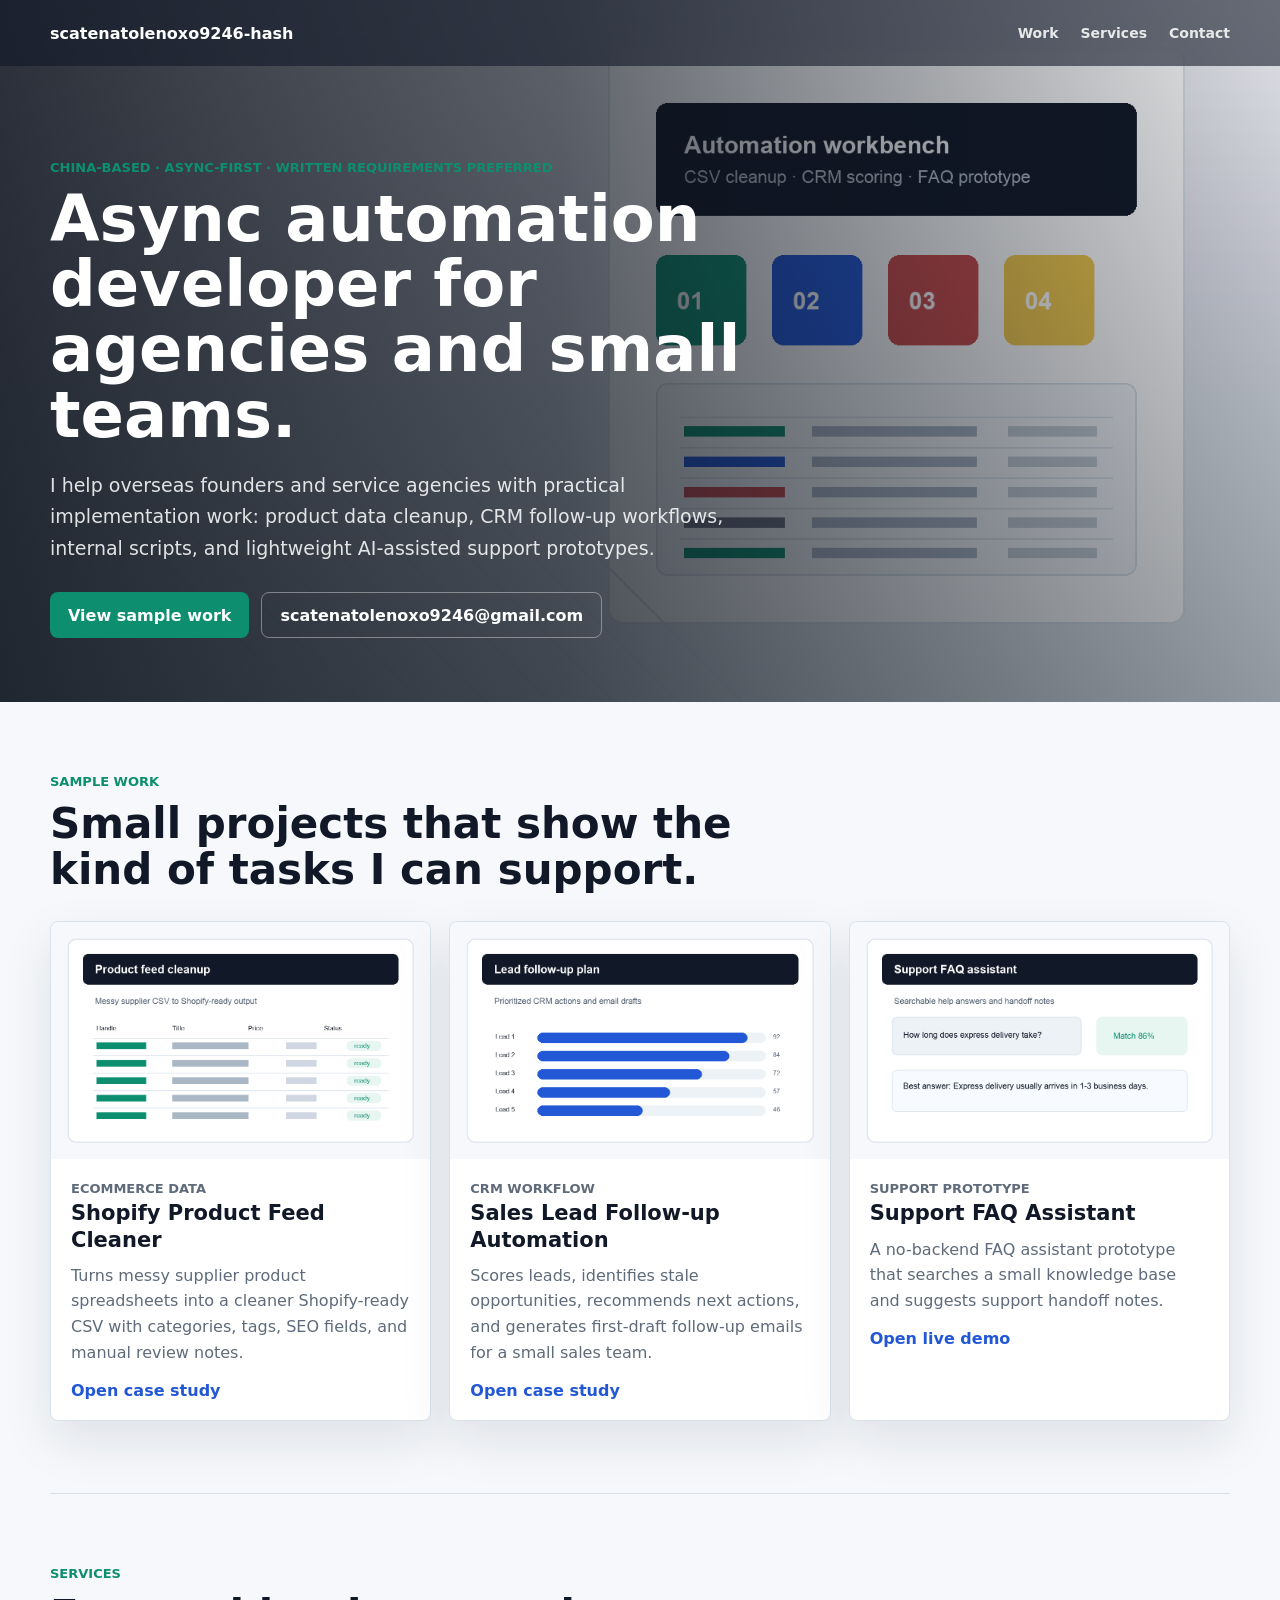
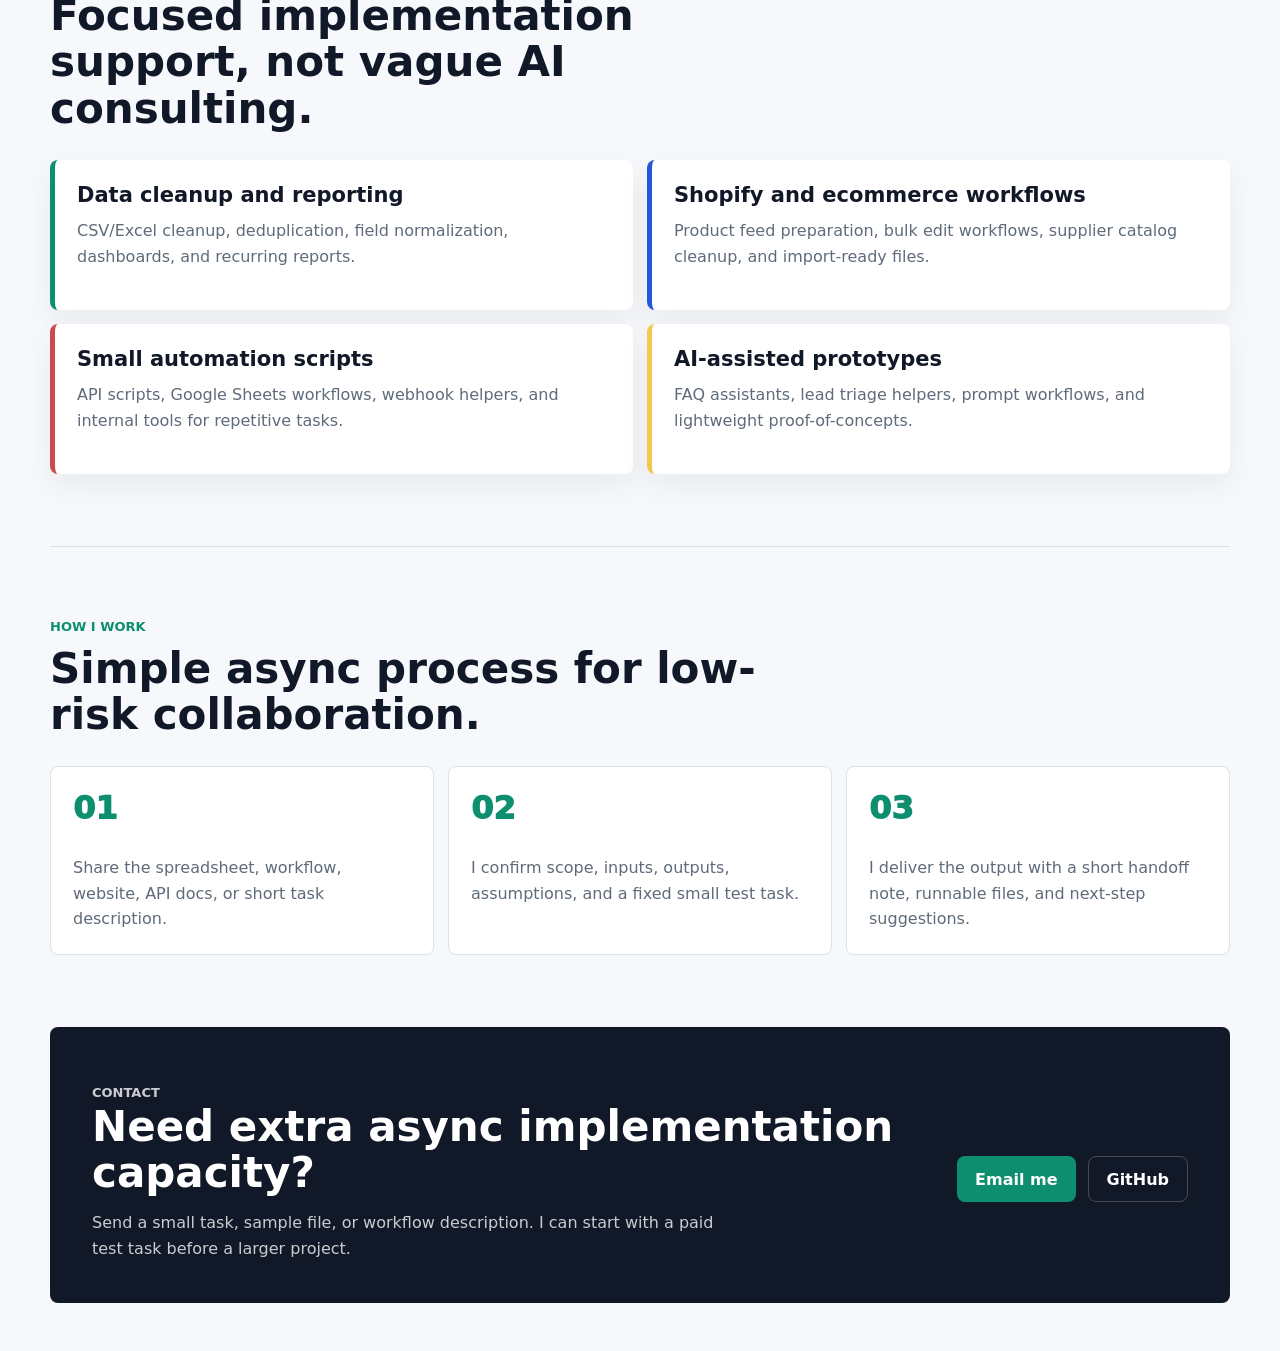
<file: index.html>
<!doctype html>
<html lang="en">
  <head>
    <meta charset="utf-8">
    <meta name="viewport" content="width=device-width, initial-scale=1">
    <title>Async Automation Developer Portfolio</title>
    <meta name="description" content="Async implementation help for agencies and founders: CSV cleanup, Shopify workflows, CRM follow-up automation, and FAQ assistant prototypes.">
    <link rel="stylesheet" href="styles.css">
  </head>
  <body>
    <header class="site-header">
      <a class="brand" href="#top">scatenatolenoxo9246-hash</a>
      <nav aria-label="Portfolio navigation">
        <a href="#work">Work</a>
        <a href="#services">Services</a>
        <a href="#contact">Contact</a>
      </nav>
    </header>

    <main id="top">
      <section class="hero" aria-label="Portfolio introduction">
        <div class="hero-overlay"></div>
        <div class="hero-content">
          <p class="eyebrow">China-based · Async-first · Written requirements preferred</p>
          <h1>Async automation developer for agencies and small teams.</h1>
          <p class="hero-copy">
            I help overseas founders and service agencies with practical implementation work: product data cleanup, CRM follow-up workflows, internal scripts, and lightweight AI-assisted support prototypes.
          </p>
          <div class="hero-actions">
            <a class="primary-link" href="#work">View sample work</a>
            <a class="secondary-link" href="mailto:scatenatolenoxo9246@gmail.com">scatenatolenoxo9246@gmail.com</a>
          </div>
        </div>
      </section>

      <section id="work" class="section">
        <div class="section-heading">
          <p class="eyebrow">Sample work</p>
          <h2>Small projects that show the kind of tasks I can support.</h2>
        </div>

        <div class="case-grid">
          <article class="case-card">
            <img src="assets/case-shopify-feed.png" alt="Shopify product feed cleanup dashboard preview">
            <div class="case-body">
              <p class="case-kicker">Ecommerce data</p>
              <h3>Shopify Product Feed Cleaner</h3>
              <p>Turns messy supplier product spreadsheets into a cleaner Shopify-ready CSV with categories, tags, SEO fields, and manual review notes.</p>
              <a href="case-01-shopify-product-feed-cleaner/README.md">Open case study</a>
            </div>
          </article>

          <article class="case-card">
            <img src="assets/case-lead-followup.png" alt="Sales lead follow-up automation preview">
            <div class="case-body">
              <p class="case-kicker">CRM workflow</p>
              <h3>Sales Lead Follow-up Automation</h3>
              <p>Scores leads, identifies stale opportunities, recommends next actions, and generates first-draft follow-up emails for a small sales team.</p>
              <a href="case-02-sales-lead-followup-automation/README.md">Open case study</a>
            </div>
          </article>

          <article class="case-card">
            <img src="assets/case-faq-assistant.png" alt="Support FAQ assistant prototype preview">
            <div class="case-body">
              <p class="case-kicker">Support prototype</p>
              <h3>Support FAQ Assistant</h3>
              <p>A no-backend FAQ assistant prototype that searches a small knowledge base and suggests support handoff notes.</p>
              <a href="case-03-support-faq-assistant/index.html">Open live demo</a>
            </div>
          </article>
        </div>
      </section>

      <section id="services" class="section services-section">
        <div class="section-heading">
          <p class="eyebrow">Services</p>
          <h2>Focused implementation support, not vague AI consulting.</h2>
        </div>

        <div class="service-list">
          <div class="service-item">
            <h3>Data cleanup and reporting</h3>
            <p>CSV/Excel cleanup, deduplication, field normalization, dashboards, and recurring reports.</p>
          </div>
          <div class="service-item">
            <h3>Shopify and ecommerce workflows</h3>
            <p>Product feed preparation, bulk edit workflows, supplier catalog cleanup, and import-ready files.</p>
          </div>
          <div class="service-item">
            <h3>Small automation scripts</h3>
            <p>API scripts, Google Sheets workflows, webhook helpers, and internal tools for repetitive tasks.</p>
          </div>
          <div class="service-item">
            <h3>AI-assisted prototypes</h3>
            <p>FAQ assistants, lead triage helpers, prompt workflows, and lightweight proof-of-concepts.</p>
          </div>
        </div>
      </section>

      <section class="section process-section">
        <div class="section-heading">
          <p class="eyebrow">How I work</p>
          <h2>Simple async process for low-risk collaboration.</h2>
        </div>

        <ol class="process-list">
          <li>
            <span>01</span>
            <p>Share the spreadsheet, workflow, website, API docs, or short task description.</p>
          </li>
          <li>
            <span>02</span>
            <p>I confirm scope, inputs, outputs, assumptions, and a fixed small test task.</p>
          </li>
          <li>
            <span>03</span>
            <p>I deliver the output with a short handoff note, runnable files, and next-step suggestions.</p>
          </li>
        </ol>
      </section>

      <section id="contact" class="contact-section">
        <div>
          <p class="eyebrow">Contact</p>
          <h2>Need extra async implementation capacity?</h2>
          <p>Send a small task, sample file, or workflow description. I can start with a paid test task before a larger project.</p>
        </div>
        <div class="contact-actions">
          <a class="primary-link" href="mailto:scatenatolenoxo9246@gmail.com">Email me</a>
          <a class="secondary-link" href="https://github.com/scatenatolenoxo9246-hash">GitHub</a>
        </div>
      </section>
    </main>
  </body>
</html>
</file>
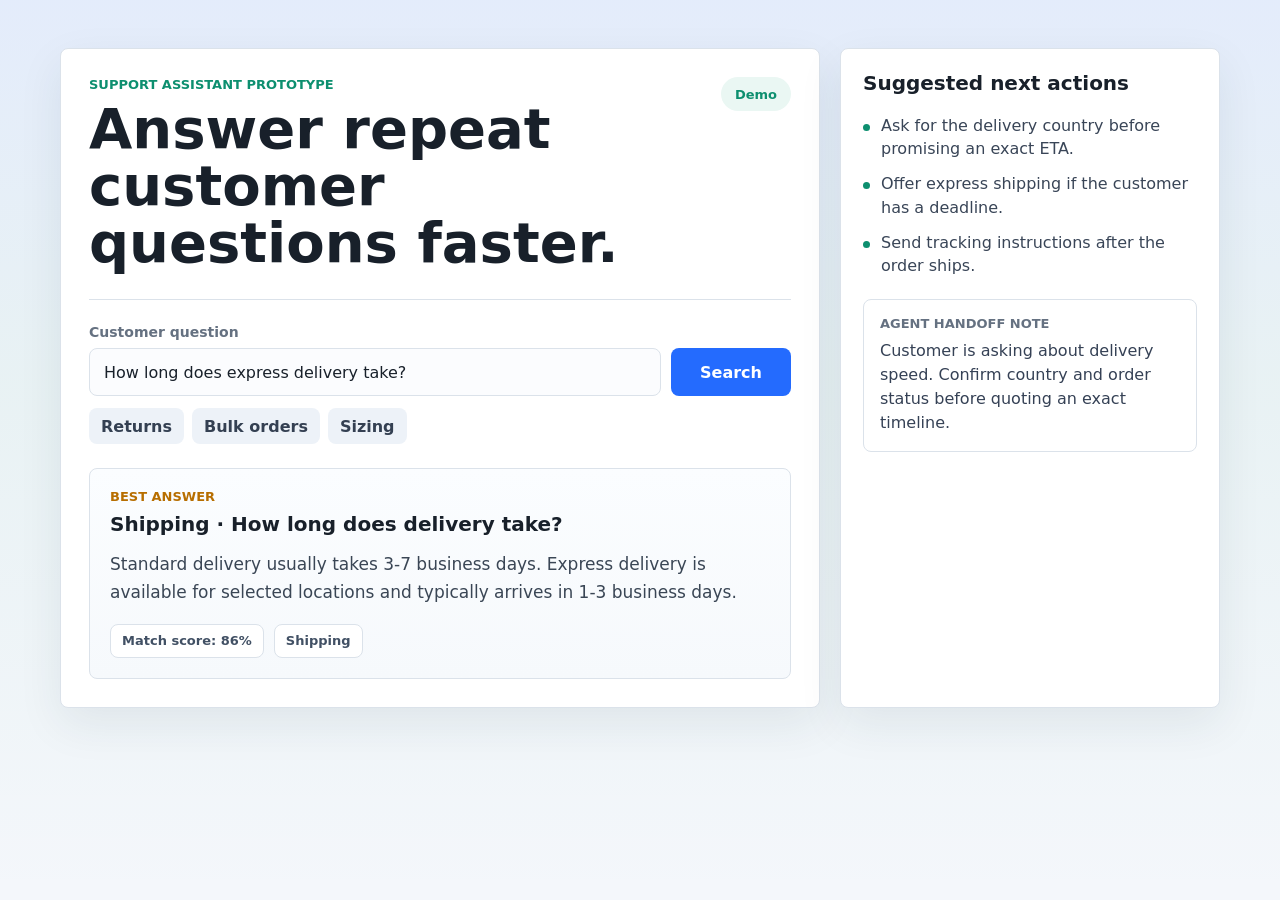
<file: case-03-support-faq-assistant/index.html>
<!doctype html>
<html lang="en">
  <head>
    <meta charset="utf-8">
    <meta name="viewport" content="width=device-width, initial-scale=1">
    <title>Support FAQ Assistant Prototype</title>
    <link rel="stylesheet" href="styles.css">
  </head>
  <body>
    <main class="app-shell">
      <section class="workspace" aria-label="Support FAQ assistant">
        <div class="support-panel">
          <div class="support-header">
            <div>
              <p class="eyebrow">Support assistant prototype</p>
              <h1>Answer repeat customer questions faster.</h1>
            </div>
            <span class="status">Demo</span>
          </div>

          <div class="search-area">
            <label for="questionInput">Customer question</label>
            <div class="input-row">
              <input id="questionInput" type="text" value="How long does express delivery take?" autocomplete="off">
              <button id="askButton" type="button">Search</button>
            </div>
            <div class="quick-prompts" aria-label="Example questions">
              <button type="button" data-question="Can I return an item after opening it?">Returns</button>
              <button type="button" data-question="Do you support bulk orders for companies?">Bulk orders</button>
              <button type="button" data-question="How do I pick the right size?">Sizing</button>
            </div>
          </div>

          <div class="answer-panel" aria-live="polite">
            <p class="answer-label">Best answer</p>
            <h2 id="answerTitle">Shipping · How long does delivery take?</h2>
            <p id="answerText">
              Standard delivery usually takes 3-7 business days. Express delivery is available for selected locations and typically arrives in 1-3 business days.
            </p>
            <div class="confidence-row">
              <span id="confidenceScore">Match score: 86%</span>
              <span id="categoryPill">Shipping</span>
            </div>
          </div>
        </div>

        <aside class="insights-panel" aria-label="Suggested next actions">
          <h2>Suggested next actions</h2>
          <ul id="nextActions">
            <li>Ask for the delivery country before promising an exact ETA.</li>
            <li>Offer express shipping if the customer has a deadline.</li>
            <li>Send tracking instructions after the order ships.</li>
          </ul>

          <div class="handoff-note">
            <p class="note-title">Agent handoff note</p>
            <p id="handoffNote">
              Customer is asking about delivery speed. Confirm country and order status before quoting an exact timeline.
            </p>
          </div>
        </aside>
      </section>
    </main>
    <script src="app.js"></script>
  </body>
</html>
</file>
<file: styles.css>
:root {
  color-scheme: light;
  --ink: #111827;
  --muted: #5f6b7a;
  --line: #d9e1ea;
  --surface: #ffffff;
  --soft: #f6f8fb;
  --blue: #2257d6;
  --green: #0d8f6f;
  --red: #c94b4b;
  --yellow: #f2c94c;
  --shadow: 0 20px 50px rgba(20, 32, 48, 0.1);
  font-family: Inter, ui-sans-serif, system-ui, -apple-system, BlinkMacSystemFont, "Segoe UI", sans-serif;
}

* {
  box-sizing: border-box;
}

html {
  scroll-behavior: smooth;
}

body {
  margin: 0;
  background: var(--soft);
  color: var(--ink);
}

a {
  color: inherit;
  text-decoration: none;
}

.site-header {
  position: fixed;
  top: 0;
  left: 0;
  right: 0;
  z-index: 10;
  display: flex;
  align-items: center;
  justify-content: space-between;
  min-height: 66px;
  padding: 0 max(24px, calc((100vw - 1180px) / 2));
  color: white;
  background: rgba(17, 24, 39, 0.58);
  backdrop-filter: blur(16px);
}

.brand {
  font-weight: 900;
}

nav {
  display: flex;
  gap: 22px;
  color: rgba(255, 255, 255, 0.86);
  font-size: 14px;
  font-weight: 700;
}

.hero {
  position: relative;
  min-height: 78vh;
  display: flex;
  align-items: flex-end;
  overflow: hidden;
  background-image: url("assets/portfolio-hero.png");
  background-position: center;
  background-size: cover;
}

.hero-overlay {
  position: absolute;
  inset: 0;
  background:
    linear-gradient(90deg, rgba(12, 18, 28, 0.86) 0%, rgba(12, 18, 28, 0.64) 44%, rgba(12, 18, 28, 0.08) 100%),
    linear-gradient(0deg, rgba(12, 18, 28, 0.32), rgba(12, 18, 28, 0));
}

.hero-content {
  position: relative;
  z-index: 1;
  width: min(1180px, calc(100% - 48px));
  margin: 0 auto;
  padding: 128px 0 64px;
  color: white;
}

.eyebrow {
  margin: 0 0 12px;
  color: var(--green);
  font-size: 13px;
  font-weight: 900;
  letter-spacing: 0;
  text-transform: uppercase;
}

h1,
h2,
h3,
p {
  letter-spacing: 0;
}

h1 {
  max-width: 780px;
  margin: 0;
  font-size: 64px;
  line-height: 1.02;
}

.hero-copy {
  max-width: 680px;
  margin: 22px 0 0;
  color: rgba(255, 255, 255, 0.86);
  font-size: 19px;
  line-height: 1.65;
}

.hero-actions,
.contact-actions {
  display: flex;
  flex-wrap: wrap;
  gap: 12px;
  margin-top: 28px;
}

.primary-link,
.secondary-link {
  display: inline-flex;
  min-height: 46px;
  align-items: center;
  justify-content: center;
  border-radius: 8px;
  padding: 0 18px;
  font-weight: 900;
}

.primary-link {
  background: var(--green);
  color: white;
}

.secondary-link {
  border: 1px solid rgba(255, 255, 255, 0.38);
  color: white;
}

.section {
  width: min(1180px, calc(100% - 48px));
  margin: 0 auto;
  padding: 72px 0;
}

.section-heading {
  max-width: 780px;
  margin-bottom: 28px;
}

.section-heading h2,
.contact-section h2 {
  margin: 0;
  font-size: 42px;
  line-height: 1.1;
}

.case-grid {
  display: grid;
  grid-template-columns: repeat(3, minmax(0, 1fr));
  gap: 18px;
}

.case-card {
  overflow: hidden;
  border: 1px solid var(--line);
  border-radius: 8px;
  background: var(--surface);
  box-shadow: var(--shadow);
}

.case-card img {
  display: block;
  width: 100%;
  aspect-ratio: 16 / 10;
  object-fit: cover;
  background: #e9eef5;
}

.case-body {
  padding: 20px;
}

.case-kicker {
  margin: 0 0 8px;
  color: var(--red);
  font-size: 13px;
  font-weight: 900;
  text-transform: uppercase;
}

.case-body h3,
.service-item h3 {
  margin: 0 0 10px;
  font-size: 21px;
  line-height: 1.25;
}

.case-body p,
.service-item p,
.process-list p,
.contact-section p {
  margin: 0;
  color: var(--muted);
  line-height: 1.6;
}

.case-body a {
  display: inline-flex;
  margin-top: 16px;
  color: var(--blue);
  font-weight: 900;
}

.services-section,
.process-section {
  border-top: 1px solid var(--line);
}

.service-list {
  display: grid;
  grid-template-columns: repeat(2, minmax(0, 1fr));
  gap: 14px;
}

.service-item {
  min-height: 150px;
  padding: 22px;
  border-left: 5px solid var(--green);
  border-radius: 8px;
  background: var(--surface);
  box-shadow: 0 12px 30px rgba(20, 32, 48, 0.06);
}

.service-item:nth-child(2) {
  border-left-color: var(--blue);
}

.service-item:nth-child(3) {
  border-left-color: var(--red);
}

.service-item:nth-child(4) {
  border-left-color: var(--yellow);
}

.process-list {
  display: grid;
  grid-template-columns: repeat(3, minmax(0, 1fr));
  gap: 14px;
  margin: 0;
  padding: 0;
  list-style: none;
}

.process-list li {
  min-height: 170px;
  padding: 22px;
  border: 1px solid var(--line);
  border-radius: 8px;
  background: var(--surface);
}

.process-list span {
  display: block;
  margin-bottom: 28px;
  color: var(--green);
  font-size: 32px;
  font-weight: 950;
}

.contact-section {
  width: min(1180px, calc(100% - 48px));
  margin: 0 auto 48px;
  display: grid;
  grid-template-columns: minmax(0, 1fr) auto;
  gap: 24px;
  align-items: center;
  border-radius: 8px;
  padding: 42px;
  background: #111827;
  color: white;
}

.contact-section p {
  max-width: 650px;
  margin-top: 14px;
  color: rgba(255, 255, 255, 0.78);
}

.contact-section .secondary-link {
  border-color: rgba(255, 255, 255, 0.22);
}

@media (max-width: 900px) {
  .site-header {
    padding: 0 16px;
  }

  nav {
    gap: 14px;
  }

  .hero {
    min-height: 720px;
  }

  .hero-content,
  .section,
  .contact-section {
    width: min(100% - 32px, 1180px);
  }

  h1 {
    font-size: 46px;
  }

  .section-heading h2,
  .contact-section h2 {
    font-size: 34px;
  }

  .case-grid,
  .process-list {
    grid-template-columns: 1fr;
  }

  .service-list,
  .contact-section {
    grid-template-columns: 1fr;
  }
}

@media (max-width: 520px) {
  .site-header {
    min-height: 60px;
  }

  .brand {
    max-width: 128px;
    overflow: hidden;
    text-overflow: ellipsis;
    white-space: nowrap;
  }

  nav {
    font-size: 13px;
  }

  .hero {
    min-height: 680px;
  }

  .hero-content {
    padding: 108px 0 48px;
  }

  h1 {
    font-size: 38px;
  }

  .hero-copy {
    font-size: 17px;
  }

  .section {
    padding: 52px 0;
  }

  .section-heading h2,
  .contact-section h2 {
    font-size: 29px;
  }

  .contact-section {
    padding: 28px;
  }
}
</file>
<file: case-03-support-faq-assistant/styles.css>
:root {
  color-scheme: light;
  --ink: #18202a;
  --muted: #657181;
  --line: #dbe2ea;
  --surface: #ffffff;
  --soft: #f4f7fb;
  --blue: #246bfe;
  --green: #0d8f6f;
  --amber: #b76e00;
  font-family: Inter, ui-sans-serif, system-ui, -apple-system, BlinkMacSystemFont, "Segoe UI", sans-serif;
}

* {
  box-sizing: border-box;
}

body {
  margin: 0;
  min-height: 100vh;
  background:
    linear-gradient(180deg, rgba(36, 107, 254, 0.08), rgba(13, 143, 111, 0.05) 42%, rgba(255, 255, 255, 0)),
    var(--soft);
  color: var(--ink);
}

button,
input {
  font: inherit;
}

.app-shell {
  width: min(1160px, calc(100% - 32px));
  margin: 0 auto;
  padding: 48px 0;
}

.workspace {
  display: grid;
  grid-template-columns: minmax(0, 1.6fr) minmax(280px, 0.8fr);
  gap: 20px;
  align-items: stretch;
}

.support-panel,
.insights-panel {
  background: var(--surface);
  border: 1px solid var(--line);
  border-radius: 8px;
  box-shadow: 0 16px 45px rgba(31, 45, 61, 0.08);
}

.support-panel {
  padding: 28px;
}

.support-header {
  display: flex;
  gap: 18px;
  align-items: flex-start;
  justify-content: space-between;
  margin-bottom: 28px;
}

.eyebrow {
  margin: 0 0 8px;
  color: var(--green);
  font-size: 13px;
  font-weight: 700;
  text-transform: uppercase;
}

h1 {
  max-width: 700px;
  margin: 0;
  font-size: 56px;
  line-height: 1.02;
  letter-spacing: 0;
}

.status {
  display: inline-flex;
  align-items: center;
  justify-content: center;
  min-width: 70px;
  height: 34px;
  border-radius: 999px;
  background: #eaf7f3;
  color: var(--green);
  font-size: 13px;
  font-weight: 800;
}

.search-area {
  border-top: 1px solid var(--line);
  padding-top: 24px;
}

label {
  display: block;
  margin-bottom: 8px;
  color: var(--muted);
  font-size: 14px;
  font-weight: 700;
}

.input-row {
  display: grid;
  grid-template-columns: minmax(0, 1fr) 120px;
  gap: 10px;
}

input {
  min-width: 0;
  height: 48px;
  border: 1px solid var(--line);
  border-radius: 8px;
  padding: 0 14px;
  color: var(--ink);
  background: #fbfcfe;
}

input:focus {
  border-color: var(--blue);
  outline: 3px solid rgba(36, 107, 254, 0.16);
}

button {
  height: 48px;
  border: 0;
  border-radius: 8px;
  background: var(--blue);
  color: white;
  cursor: pointer;
  font-weight: 800;
}

.quick-prompts {
  display: flex;
  flex-wrap: wrap;
  gap: 8px;
  margin-top: 12px;
}

.quick-prompts button {
  height: 36px;
  padding: 0 12px;
  background: #edf2f8;
  color: #344052;
}

.answer-panel {
  margin-top: 24px;
  padding: 20px;
  border: 1px solid var(--line);
  border-radius: 8px;
  background: linear-gradient(180deg, #fbfdff, #f6f9fc);
}

.answer-label {
  margin: 0 0 8px;
  color: var(--amber);
  font-size: 13px;
  font-weight: 800;
  text-transform: uppercase;
}

.answer-panel h2,
.insights-panel h2 {
  margin: 0;
  font-size: 20px;
  line-height: 1.25;
  letter-spacing: 0;
}

#answerText {
  margin: 14px 0 18px;
  color: #3a4655;
  font-size: 17px;
  line-height: 1.6;
}

.confidence-row {
  display: flex;
  flex-wrap: wrap;
  gap: 10px;
}

.confidence-row span,
.handoff-note {
  border: 1px solid var(--line);
  border-radius: 8px;
  background: white;
}

.confidence-row span {
  display: inline-flex;
  min-height: 34px;
  align-items: center;
  padding: 0 11px;
  color: #415064;
  font-size: 13px;
  font-weight: 700;
}

.insights-panel {
  padding: 22px;
}

.insights-panel ul {
  display: grid;
  gap: 12px;
  margin: 18px 0 22px;
  padding: 0;
  list-style: none;
}

.insights-panel li {
  padding-left: 18px;
  color: #394557;
  line-height: 1.45;
  position: relative;
}

.insights-panel li::before {
  content: "";
  position: absolute;
  left: 0;
  top: 0.62em;
  width: 7px;
  height: 7px;
  border-radius: 999px;
  background: var(--green);
}

.handoff-note {
  padding: 16px;
}

.note-title {
  margin: 0 0 8px;
  color: var(--muted);
  font-size: 13px;
  font-weight: 800;
  text-transform: uppercase;
}

.handoff-note p:last-child {
  margin: 0;
  color: #354155;
  line-height: 1.5;
}

@media (max-width: 780px) {
  .app-shell {
    width: min(100% - 20px, 1160px);
    padding: 18px 0;
  }

  .workspace {
    grid-template-columns: 1fr;
  }

  .support-panel,
  .insights-panel {
    padding: 18px;
  }

  .support-header {
    flex-direction: column;
    margin-bottom: 22px;
  }

  h1 {
    font-size: 36px;
  }

  .input-row {
    grid-template-columns: 1fr;
  }
}
</file>
